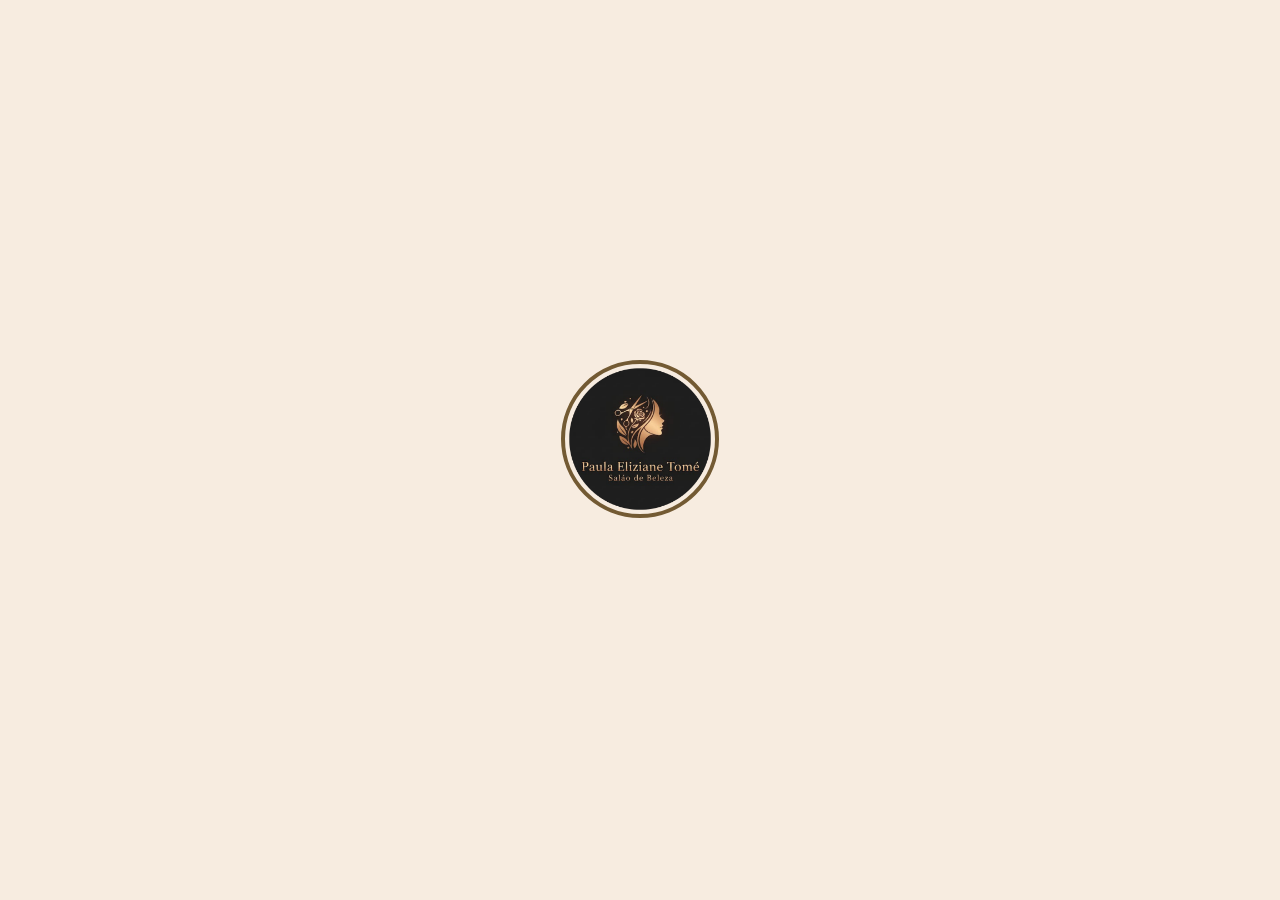
<file: index.html>
<!DOCTYPE html>
<html lang="pt-BR">
  <head>
    <meta charset="UTF-8" />
    <meta name="viewport" content="width=device-width, initial-scale=1.0" />
    <meta name="author" content="Rapôso Web Dev - https://portfolioraposoofc.vercel.app/" />
    <meta name="description" content="Paula Eliziane Tomé - Salão de Beleza - Agendamento, Serviços e Contato." />
    <title>Paula Eliziane Tomé - Salão de Beleza</title>
    <link rel="stylesheet" href="./assets/css/style.css" />
    <link rel="stylesheet" href="https://cdnjs.cloudflare.com/ajax/libs/font-awesome/6.4.0/css/all.min.css" />
    <link rel="icon" href="../icon/logocircular.ico" type="image/x-icon">
    <link rel="preconnect" href="https://fonts.googleapis.com" />
    <link rel="preconnect" href="https://fonts.gstatic.com" crossorigin />
    <link href="https://fonts.googleapis.com/css2?family=Poppins:wght@400;500;700&family=Ruda:wght@400;700&family=Shadow+Script&display=swap" rel="stylesheet" />
  </head>
  <body>
    
    <div id="splash-screen">
        <div id="splash-logo">
          <img src="./assets/imgs/logocircular.png" alt="Paula Eliziane Tomé Salão de Beleza Logo" id="logo-principal" />
        </div>
    </div>

    <main class="main-content">
      <header id="site-header">
        <img src="./assets/imgs/logocircular.png" alt="Paula Eliziane Tomé Salão de Beleza Logo" id="logo-principal" />
        <p class="greeting">Bem-vinda ao nosso espaço!</p>
        <a href="./assets/html/agendamento.html" class="cta-button">
          <i class="fa-solid fa-calendar-check"></i> Agende seu Horário
        </a>
      </header>

      <section id="navigation-grid">
        <a href="./assets/html/servicos.html" class="nav-card">
          <div class="card-icon">
            <i class="fa-solid fa-cut"></i>
          </div>
          <span class="card-label">Serviços</span>
        </a>

        <a href="./assets/html/produtos.html" class="nav-card">
          <div class="card-icon">
            <i class="fa-solid fa-box-open"></i>
          </div>
          <span class="card-label">Produtos</span>
        </a>

        <a href="./assets/html/contato.html" class="nav-card">
          <div class="card-icon">
            <i class="fa-solid fa-phone-alt"></i>
          </div>
          <span class="card-label">Contato</span>
        </a>

        <a href="./assets/html/dicas.html" class="nav-card">
          <div class="card-icon">
            <i class="fa-solid fa-lightbulb"></i>
          </div>
          <span class="card-label">Dicas</span>
        </a>

        <a href="./assets/html/depoimentos.html" class="nav-card">
          <div class="card-icon">
            <i class="fa-solid fa-star"></i>
          </div>
          <span class="card-label">Depoimentos</span>
        </a>
      </section>
      
      <footer>
        <small>© 2025 - <a href="https://portfolioraposoofc.vercel.app" style="text-decoration: none; color: #735A33">Rapôso Web Dev</a> | Todos os direitos reservados.</small>
      </footer>
    </main>

    <script>
        document.addEventListener('DOMContentLoaded', () => {
            const splashScreen = document.getElementById('splash-screen');
            const mainContent = document.querySelector('.main-content');
            
            const splashDuration = 2500; 

            setTimeout(() => {
                splashScreen.classList.add('fade-out');

                splashScreen.addEventListener('transitionend', () => {
                    splashScreen.style.display = 'none';
                    mainContent.classList.add('loaded');
                }, { once: true });
                
                setTimeout(() => {
                    mainContent.classList.add('loaded');
                }, 550);
            }, splashDuration);
        });
    </script>
  </body>
</html>
</file>
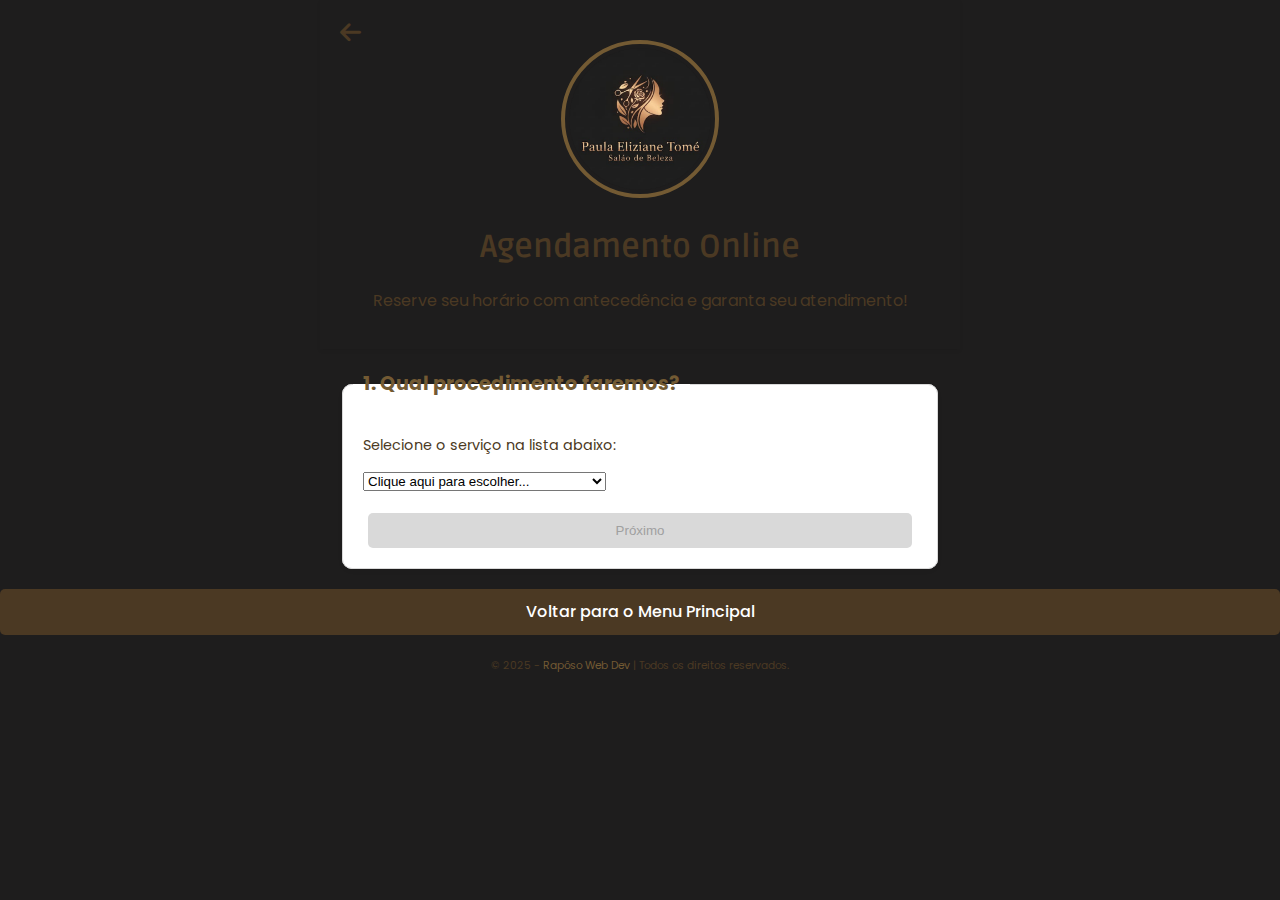
<file: assets/html/agendamento.html>
<!DOCTYPE html>
<html lang="pt-BR">
  <head>
    <meta charset="UTF-8" />
    <meta name="viewport" content="width=device-width, initial-scale=1.0" />
    <meta name="author" content="Rapôso Web Dev - https://portfolioraposoofc.vercel.app/" />
    <meta name="description" content="Agendamento online fácil e rápido para o Salão Paula Eliziane Tomé." />
    <title>Agendamento | Paula Eliziane Tomé</title>
    <link rel="stylesheet" href="../css/style.css" /> 
    <link rel="stylesheet" href="https://cdnjs.cloudflare.com/ajax/libs/font-awesome/6.4.0/css/all.min.css" />
    <link rel="icon" href="../icon/logocircular.ico" type="image/x-icon">
    <link rel="preconnect" href="https://fonts.googleapis.com" />
    <link rel="preconnect" href="https://fonts.gstatic.com" crossorigin />
    <link href="https://fonts.googleapis.com/css2?family=Poppins:wght@400;500;700&family=Ruda:wght@400;700&family=Shadow+Script&display=swap" rel="stylesheet" />
  </head>
  <body>
    <header id="site-header">
      <a href="../../index.html" class="back-link" aria-label="Voltar para o Menu Principal">
        <i class="fa-solid fa-arrow-left"></i>
      </a>
      <img src="../imgs/logocircular.png" alt="Paula Eliziane Tomé Salão Feminino Logo" id="logo-principal" />
      <h1>Agendamento Online</h1>
      <p>Reserve seu horário com antecedência e garanta seu atendimento!</p>
    </header>

    <main id="booking-main">
      <form id="booking-form" onsubmit="submitBooking(event)">

        <fieldset id="step-1" class="booking-step active">
          <legend>1. Qual procedimento faremos?</legend>
          
          <p style="margin-bottom: 10px; font-size: 0.9em;">Selecione o serviço na lista abaixo:</p>
          
          <select id="service-select" class="booking-dropdown" onchange="updateServiceFromSelect(this)" required>
            <option value="" disabled selected>Clique aqui para escolher...</option>
            
            <optgroup label="💅 Manicure e Pedicure">
              <option value="pe-mao">Pé e Mão Completo (R$ 45,00)</option>
              <option value="somente-maos">Somente Mãos (R$ 25,00)</option>
              <option value="somente-pes">Somente Pés (R$ 30,00)</option>
            </optgroup>

            <optgroup label="💇‍♀️ Cabelos - Corte e Escova">
              <option value="corte-escova">Corte + Escova (R$ 85,00)</option>
              <option value="escova">Escova Simples (R$ 40,00)</option>
              <option value="progressiva">Escova Progressiva (R$ 180,00)</option>
            </optgroup>

            <optgroup label="💆‍♀️ Cabelos - Tratamentos">
              <option value="coloracao">Coloração (R$ 50,00)</option>
              <option value="reconstrucao">Reconstrução Capilar (R$ 60,00)</option>
              <option value="nutricao">Nutrição (R$ 55,00)</option>
              <option value="hidratacao">Hidratação (R$ 50,00)</option>
              <option value="cronograma">Cronograma Capilar (R$ 150,00)</option>
            </optgroup>

            <optgroup label="✨ Face e Sobrancelha">
              <option value="design">Design de Sobrancelha (R$ 25,00)</option>
              <option value="buco">Buço com cera (R$ 15,00)</option>
            </optgroup>

            <optgroup label="💄 Maquiagem">
              <option value="maquiagem-simples">Maquiagem Simples (R$ 65,00)</option>
              <option value="penteado">Penteado (R$ 75,00)</option>
              <option value="maquiagem">Maquiagem Completa (Consultar)</option>
            </optgroup>
          </select>

          <div class="step-navigation">
            <button type="button" onclick="nextStep(2)" disabled id="next-step-1">Próximo</button>
          </div>
        </fieldset>

        <fieldset id="step-2" class="booking-step">
          <legend>2. Escolha a Data e Horário</legend>
          
          <label for="booking-date">Data Preferida:</label>
          <input type="date" id="booking-date" onchange="fetchAvailableTimes()" required />
          
          <p id="time-loading" class="loading-message" style="display: none;">
            <i class="fa-solid fa-spinner fa-spin"></i> Buscando horários...
          </p>
          
          <div id="available-times">
            <p class="placeholder-text">Selecione uma data acima para ver os horários.</p>
          </div>
          
          <div class="step-navigation">
            <button type="button" onclick="prevStep(1)">Anterior</button>
            <button type="button" onclick="nextStep(3)" disabled id="next-step-2">Próximo</button>
          </div>
        </fieldset>

        <fieldset id="step-3" class="booking-step">
          <legend>3. Seus Dados</legend>
          
          <section class="summary" style="padding: 15px; background-color: #f9f9f9; border-radius: 8px; margin-bottom: 20px;">
            <h3 style="margin-top:0; font-size:1em;">Resumo:</h3>
            <p style="margin:5px 0">Serviço: <strong id="summary-service">...</strong></p>
            <p style="margin:5px 0">Data: <strong id="summary-date">...</strong></p>
            <p style="margin:5px 0">Horário: <strong id="summary-time">...</strong></p>
          </section>
          
          <label for="client-name">Seu Nome:</label>
          <input type="text" id="client-name" placeholder="Digite seu nome completo" required />
          
          <label for="client-whatsapp">WhatsApp (Opcional):</label>
          <input type="tel" id="client-whatsapp" placeholder="(XX) XXXXX-XXXX" />
          
          <div class="step-navigation">
            <button type="button" onclick="prevStep(2)">Anterior</button>
            <button type="submit" disabled id="submit-booking">
              Agendar no WhatsApp
            </button>
          </div>
        </fieldset>

        <section id="confirmation-message" class="booking-step success-view" style="display: none;">
          <h2><i class="fa-solid fa-check-circle"></i> Tudo Certo!</h2>
          <p>Seu pré-agendamento foi gerado.</p>
          <p>Estamos te redirecionando para o WhatsApp para confirmar com a Paula...</p>
          <a href="#" onclick="resetBooking()" class="new-booking-btn" style="display:block; margin-top:20px; color: var(--primary-color);">Fazer outro agendamento</a>
        </section>
        
      </form>
    </main>

    <a href="../../index.html" class="menu-btn">Voltar para o Menu Principal</a>
    
    <footer>
      <small>© 2025 - <a href="https://portfolioraposoofc.vercel.app" style="text-decoration: none; color: #735A33">Rapôso Web Dev</a> | Todos os direitos reservados.</small>
    </footer>

    <script src="../js/script.js"></script>
    <script>
      // Define a data mínima para agendamento (A partir de amanhã)
      document.addEventListener('DOMContentLoaded', () => {
          const today = new Date();
          today.setDate(today.getDate() + 1); 
          const tomorrow = today.toISOString().split('T')[0];
          const dateInput = document.getElementById('booking-date');
          if (dateInput) {
              dateInput.setAttribute('min', tomorrow);
          }
      });
    </script>
  </body>
</html>
</file>
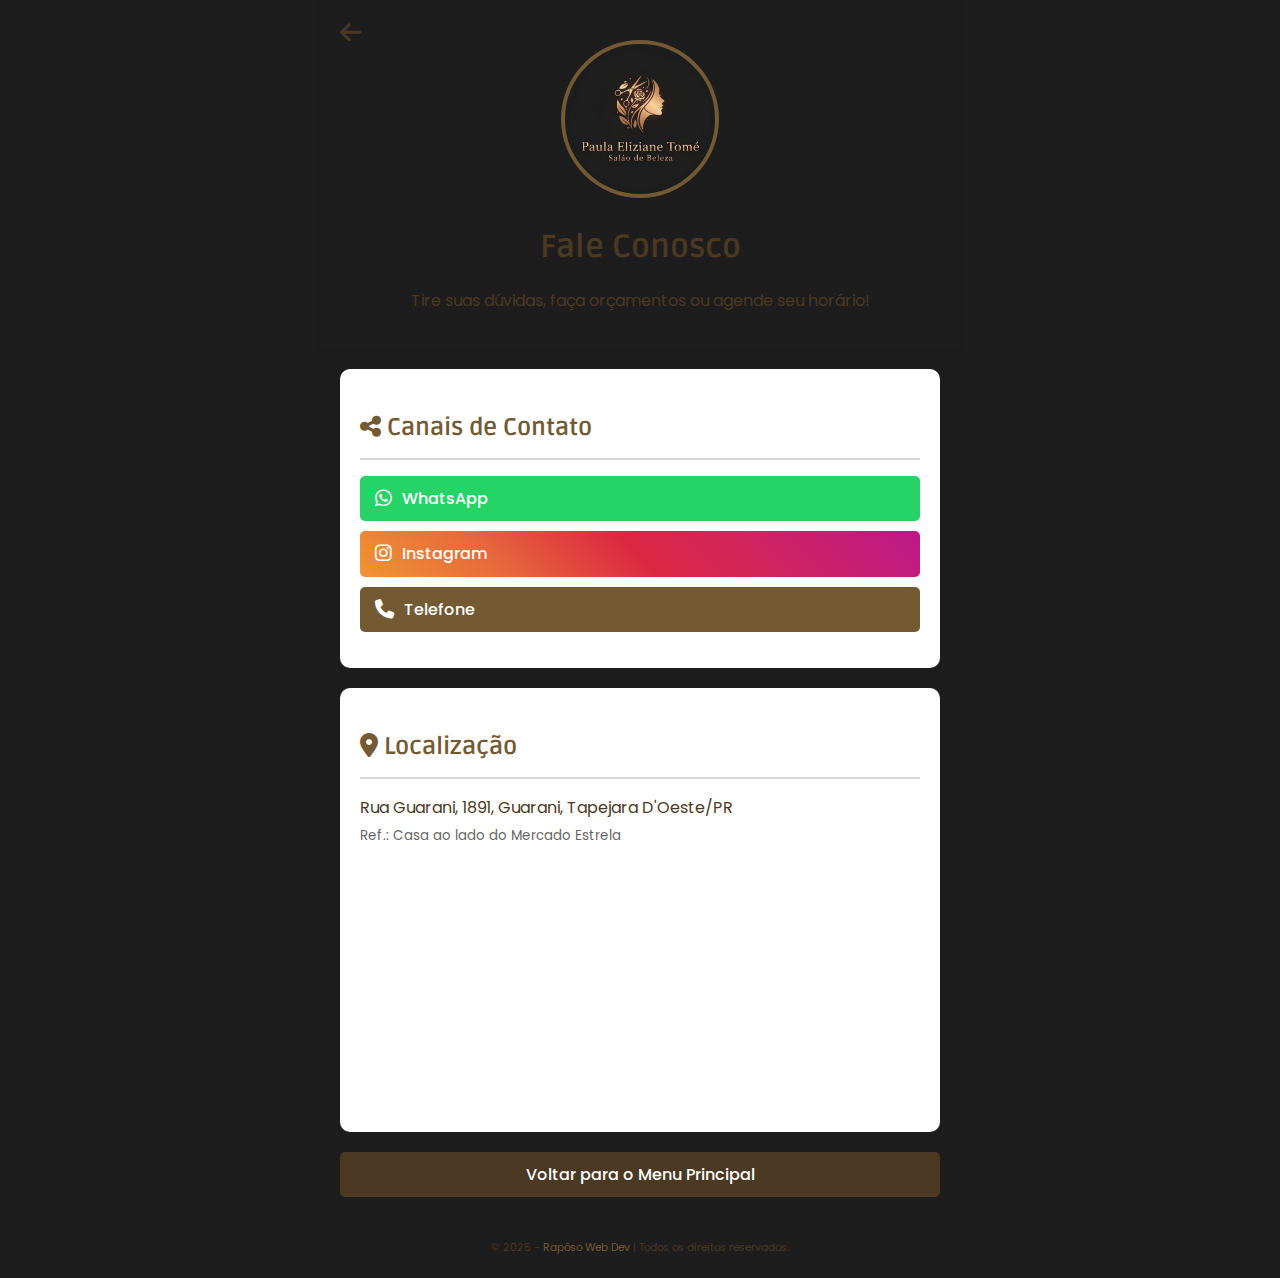
<file: assets/html/contato.html>
<!DOCTYPE html>
<html lang="pt-BR">
  <head>
    <meta charset="UTF-8" />
    <meta name="viewport" content="width=device-width, initial-scale=1.0" />
    <title>Contato e Localização | Paula Eliziane Tomé</title>
    <link rel="stylesheet" href="../css/style.css" />
    <link rel="stylesheet" href="https://cdnjs.cloudflare.com/ajax/libs/font-awesome/6.4.0/css/all.min.css" />
    <link rel="icon" href="../icon/logocircular.ico" type="image/x-icon" />
    <link rel="preconnect" href="https://fonts.googleapis.com" />
    <link rel="preconnect" href="https://fonts.gstatic.com" crossorigin />
    <link href="https://fonts.googleapis.com/css2?family=Poppins:wght@400;500;700&family=Ruda:wght@400;700&display=swap" rel="stylesheet" />
  </head>
  <body>
    <header id="site-header">
      <a href="../../index.html" class="back-link" aria-label="Voltar para o Menu Principal">
        <i class="fa-solid fa-arrow-left"></i>
      </a>
      <img src="../imgs/logocircular.png" alt="Paula Eliziane Tomé Salão Feminino Logo" id="logo-principal" />
      <h1>Fale Conosco</h1>
      <p>Tire suas dúvidas, faça orçamentos ou agende seu horário!</p>
    </header>

    <main id="contact-main">
      <section id="contact-options" class="contact-section">
        <h2><i class="fa-solid fa-share-alt"></i> Canais de Contato</h2>
        <ul class="social-list">
          <li>
            <a href="https://api.whatsapp.com/send?phone=5546999813037&text=Ol%C3%A1%20Paula%20Eliziane%20Tom%C3%A9%2C%20gostaria%20de%20tirar%20uma%20d%C3%BAvida!" target="_blank" class="social-icon-btn whatsapp">
              <i class="fa-brands fa-whatsapp"></i> <span>WhatsApp</span>
            </a>
          </li>
          <li>
            <a href="https://www.instagram.com/eliziane.paulatome/" target="_blank" class="social-icon-btn instagram">
              <i class="fa-brands fa-instagram"></i> <span>Instagram</span>
            </a>
          </li>
          <li>
            <a href="tel:+5582988334997" class="social-icon-btn phone">
              <i class="fa-solid fa-phone"></i> <span>Telefone</span>
            </a>
          </li>
        </ul>
      </section>

      <section id="location" class="contact-section">
        <h2><i class="fa-solid fa-map-marker-alt"></i> Localização</h2>
        <p class="address">
          Rua Guarani, 1891, Guarani, Tapejara D'Oeste/PR<br />
          <small>Ref.: Casa ao lado do Mercado Estrela</small>
        </p>

        <div class="map-container">
          <iframe
            src="https://www.google.com/maps/embed?pb=!1m18!1m12!1m3!1d3602.547847382626!2d-52.81944092378595!3d-25.457909377560954!2m3!1f0!2f0!3f0!3m2!1i1024!2i768!4f13.1!3m3!1m2!1s0x94f01b3c5b421cc7%3A0xcbd73bb8ea8bc1d0!2sR.%20Guarani%2C%201891%20-%20Itapejara%20d&#39;Oeste%2C%20PR%2C%2085580-000!5e0!3m2!1spt-BR!2sbr!4v1234567890123!5m2!1spt-BR!2sbr"
            width="100%"
            style="border: 0; height: 100%;"
            allowfullscreen=""
            loading="lazy"
            referrerpolicy="no-referrer-when-downgrade"
          ></iframe>
        </div>
      </section>

      <a href="../../index.html" class="menu-btn">Voltar para o Menu Principal</a>
    </main>

    <footer>
      <small>© 2025 - <a href="https://portfolioraposoofc.vercel.app" style="text-decoration: none; color: #735a33">Rapôso Web Dev</a> | Todos os direitos reservados.</small>
    </footer>
  </body>
</html>
</file>
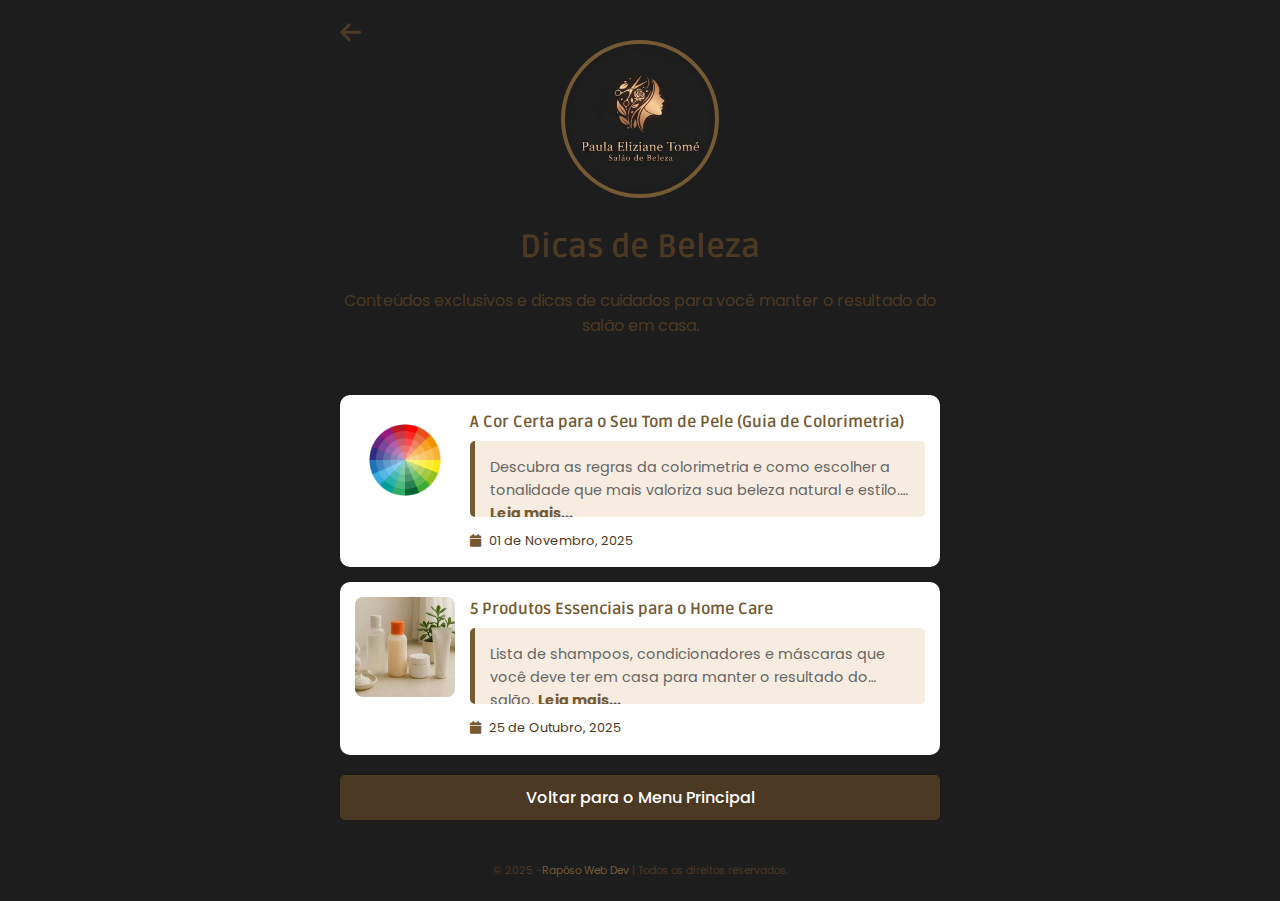
<file: assets/html/dicas.html>
<!DOCTYPE html>
<html lang="pt-BR">
  <head>
    <meta charset="UTF-8" />
    <meta name="viewport" content="width=device-width, initial-scale=1.0" />
    <title>Dicas de Beleza e Cabelo | Paula Eliziane Tomé</title>
    <link rel="stylesheet" href="../css/style.css" /> 
    <link rel="stylesheet" href="https://cdnjs.cloudflare.com/ajax/libs/font-awesome/6.4.0/css/all.min.css" />
    <link rel="icon" href="../icon/logocircular.ico" type="image/x-icon">
    <link rel="preconnect" href="https://fonts.googleapis.com" />
    <link rel="preconnect" href="https://fonts.gstatic.com" crossorigin />
    <link href="https://fonts.googleapis.com/css2?family=Poppins:wght@400;500;700&family=Ruda:wght@400;700&family=Shadow+Script&display=swap" rel="stylesheet" />
  </head>
  <body>
    
    <header id="site-header">
      <a href="../../index.html" class="back-link" aria-label="Voltar para o Menu Principal">
        <i class="fa-solid fa-arrow-left"></i>
      </a>
      <img src="../imgs/logocircular.png" alt="Paula Eliziane Tomé Salão Feminino Logo" id="logo-principal" />
      <h1>Dicas de Beleza</h1>
      <p>Conteúdos exclusivos e dicas de cuidados para você manter o resultado do salão em casa.</p>
    </header>

    <main id="tips-main">
      <section id="tip-grid">
        <article class="tip-post featured-review">
          <img src="../../assets/imgs/colorimetria.webp" alt="Paleta de Cores" class="post-thumb" />
          <div class="post-content">
            <h3>A Cor Certa para o Seu Tom de Pele (Guia de Colorimetria)</h3>
            <p class="summary">Descubra as regras da colorimetria e como escolher a tonalidade que mais valoriza sua beleza natural e estilo.
              <span class="read-more">Leia mais...</span>
            </p>
            <span class="post-meta"><i class="fa-solid fa-calendar"></i> 01 de Novembro, 2025</span>
          </div>
        </article>
        
        <article class="tip-post .featured-review">
          <img src="../../assets/imgs/homecare.jpg" alt="Produtos de Beleza" class="post-thumb" />
          <div class="post-content">
            <h3>5 Produtos Essenciais para o Home Care</h3>
            <p class="summary">Lista de shampoos, condicionadores e máscaras que você deve ter em casa para manter o resultado do salão.
              <span class="read-more">Leia mais...</span>
            </p>
            <span class="post-meta"><i class="fa-solid fa-calendar"></i> 25 de Outubro, 2025</span>
          </div>
        </article>
        
      </section>
      
      <a href="../../index.html" class="menu-btn">Voltar para o Menu Principal</a>
      
    </main>

    <footer>
      <small>© 2025 -<a href="https://portfolioraposoofc.vercel.app" style="text-decoration: none; color: #735A33">Rapôso Web Dev</a> | Todos os direitos reservados.</small>
    </footer>

  </body>
</html>
</file>
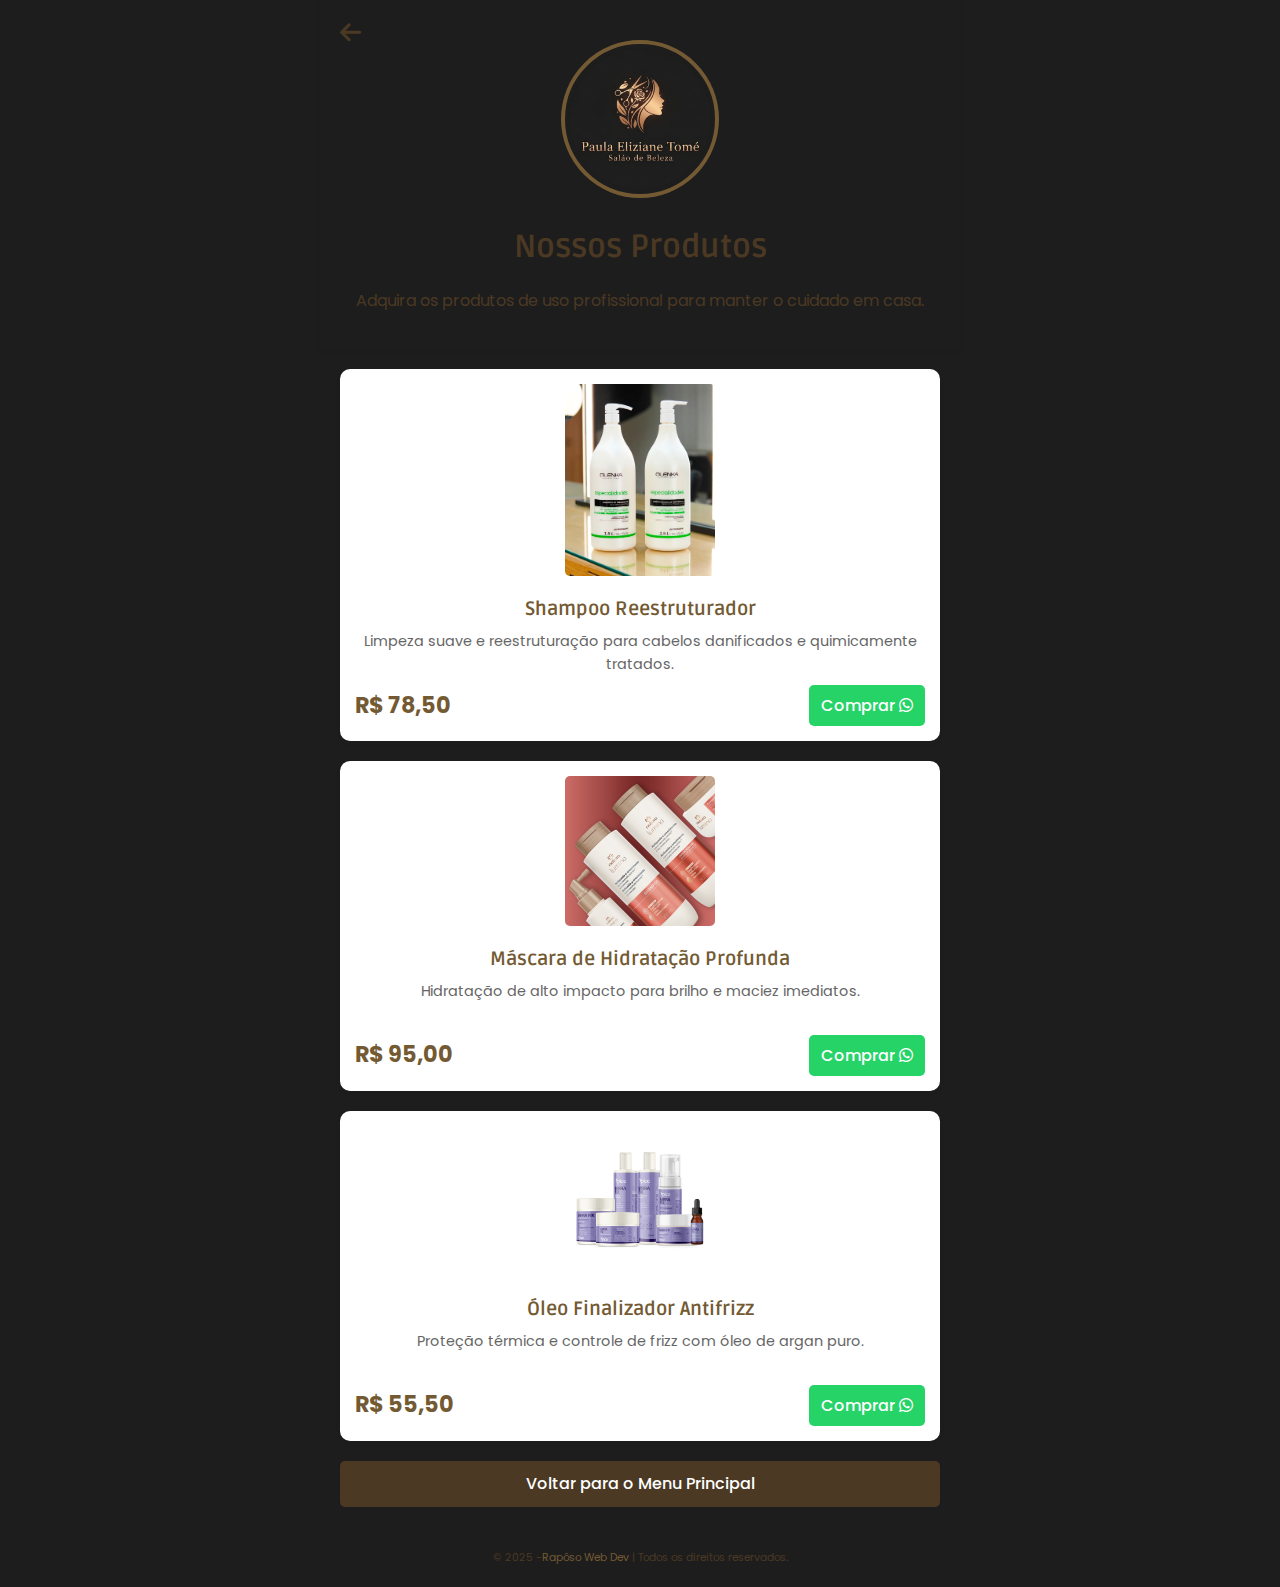
<file: assets/html/produtos.html>
<!DOCTYPE html>
<html lang="pt-BR">
  <head>
    <meta charset="UTF-8" />
    <meta name="viewport" content="width=device-width, initial-scale=1.0" />
    <title>Catálogo de Produtos | Paula Eliziane Tomé</title>
    <link rel="stylesheet" href="../css/style.css" /> 
    <link rel="stylesheet" href="https://cdnjs.cloudflare.com/ajax/libs/font-awesome/6.4.0/css/all.min.css" />
    <link rel="icon" href="../icon/logocircular.ico" type="image/x-icon">
    <link rel="preconnect" href="https://fonts.googleapis.com" />
    <link rel="preconnect" href="https://fonts.gstatic.com" crossorigin />
    <link href="https://fonts.googleapis.com/css2?family=Poppins:wght@400;500;700&family=Ruda:wght@400;700&family=Shadow+Script&display=swap" rel="stylesheet" />
  </head>
  <body>
    
    <header id="site-header">
      <a href="../../index.html" class="back-link" aria-label="Voltar para o Menu Principal">
        <i class="fa-solid fa-arrow-left"></i>
      </a>
      <img src="../imgs/logocircular.png" alt="Paula Eliziane Tomé Salão Feminino Logo" id="logo-principal" /> 
      <h1>Nossos Produtos</h1>
      <p>Adquira os produtos de uso profissional para manter o cuidado em casa.</p>
    </header>

    <main id="products-main">
      <section id="product-grid">

        <article class="product-card featured-review">
          <img src="../../assets/imgs/produtos/shampoo.webp" alt="Shampoo Reestruturador" class="product-img" />
          <h3>Shampoo Reestruturador</h3>
          <p class="product-description">Limpeza suave e reestruturação para cabelos danificados e quimicamente tratados.</p>
          <div class="product-footer">
            <span class="price">R$ 78,50</span>
            <a href="https://api.whatsapp.com/send?phone=5546999813037&text=Quero%20comprar%20o%20Shampoo%20Reestruturador!" target="_blank" class="buy-btn">
                Comprar <i class="fa-brands fa-whatsapp"></i>
            </a>
          </div>
        </article>

        <article class="product-card featured-review">
          <img src="../../assets/imgs/produtos/mascara.jpg" alt="Máscara de Hidratação Profunda" class="product-img" />
          <h3>Máscara de Hidratação Profunda</h3>
          <p class="product-description">Hidratação de alto impacto para brilho e maciez imediatos.</p>
          <div class="product-footer">
            <span class="price">R$ 95,00</span>
            <a href="https://api.whatsapp.com/send?phone=5546999813037&text=Quero%20comprar%20a%20Máscara%20de%20Hidratação%20Profunda!" target="_blank" class="buy-btn">
                Comprar <i class="fa-brands fa-whatsapp"></i>
            </a>
          </div>
        </article>
        
        <article class="product-card featured-review">
          <img src="../../assets/imgs/produtos/oleo.webp" alt="Óleo Finalizador" class="product-img" />
          <h3>Óleo Finalizador Antifrizz</h3>
          <p class="product-description">Proteção térmica e controle de frizz com óleo de argan puro.</p>
          <div class="product-footer">
            <span class="price">R$ 55,50</span>
            <a href="https://api.whatsapp.com/send?phone=5546999813037&text=Quero%20comprar%20o%20Óleo%20Finalizador%20Antifrizz!" target="_blank" class="buy-btn">
                Comprar <i class="fa-brands fa-whatsapp"></i>
            </a>
          </div>
        </article>

      </section>
      
      <a href="../../index.html" class="menu-btn">Voltar para o Menu Principal</a>

    </main>

    <footer>
      <small>© 2025 -<a href="https://portfolioraposoofc.vercel.app" style="text-decoration: none; color: #735A33">Rapôso Web Dev</a> | Todos os direitos reservados.</small>
    </footer>

  </body>
</html>
</file>
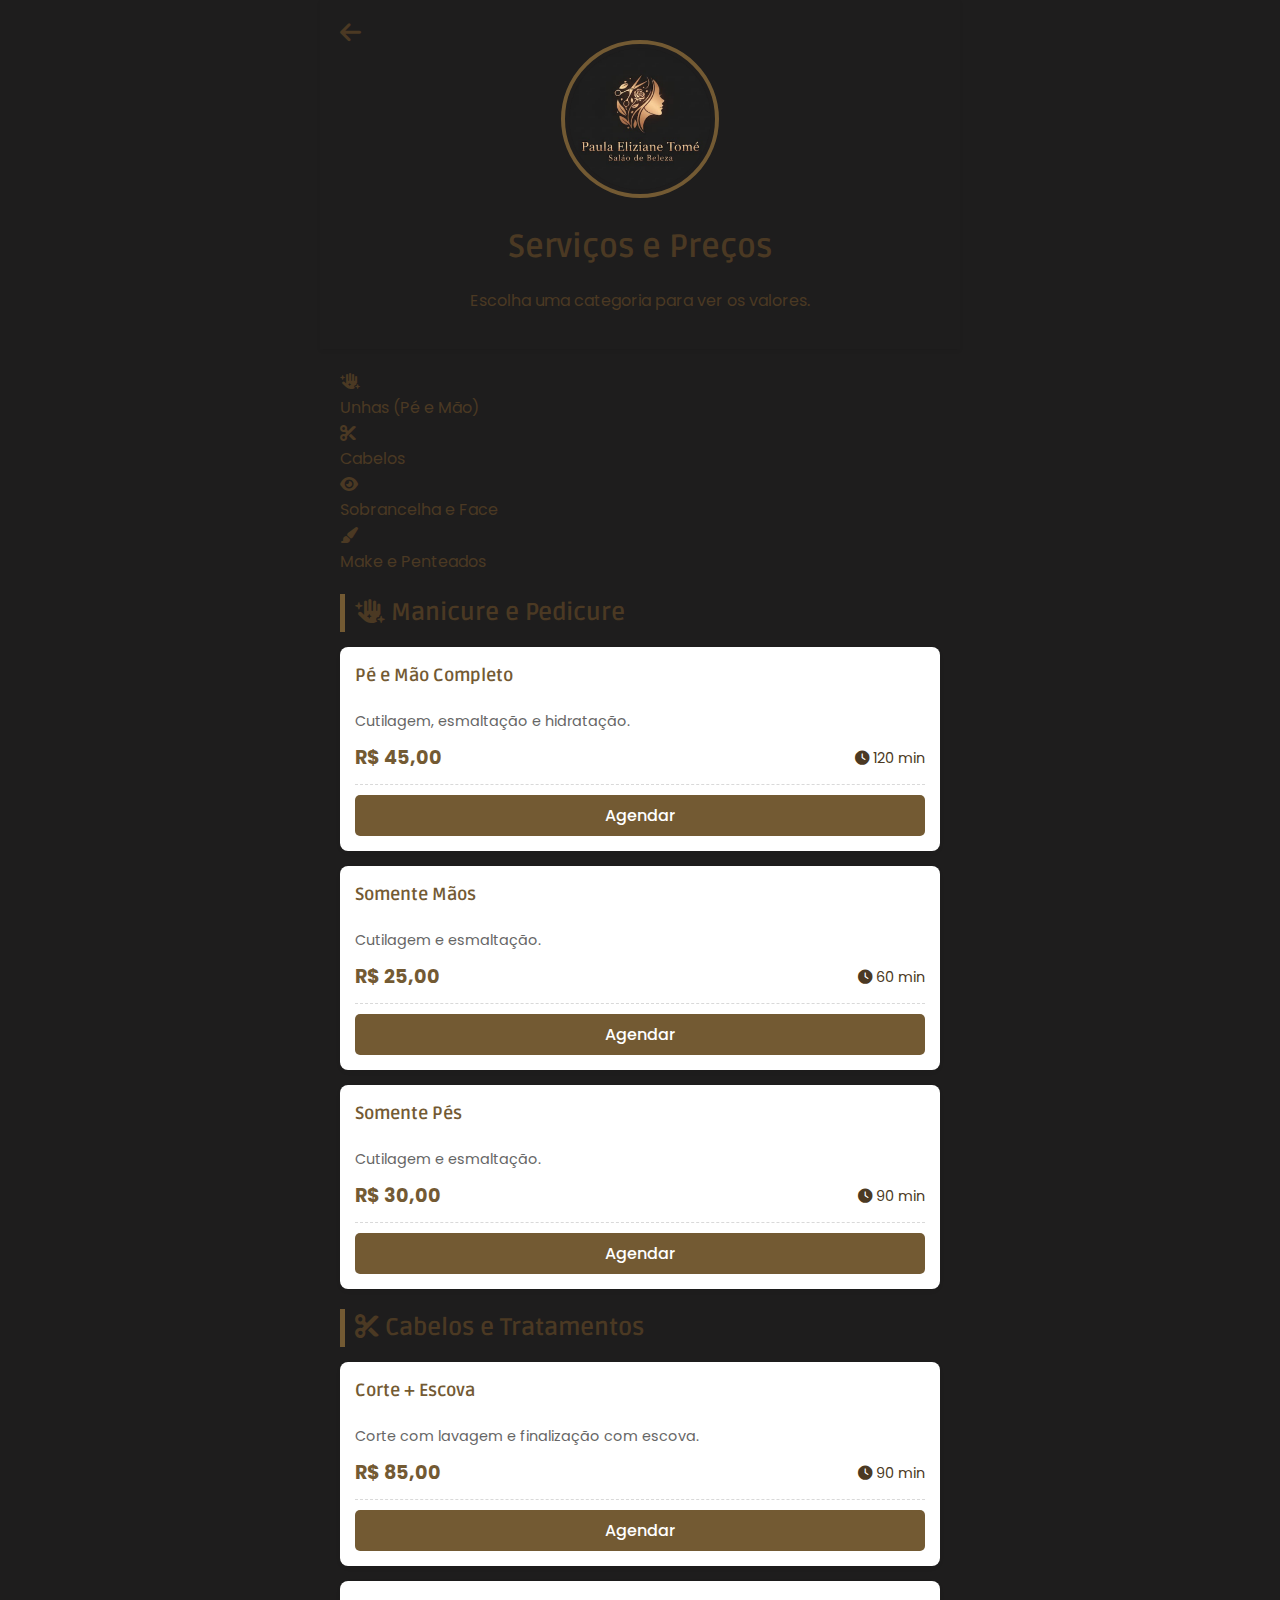
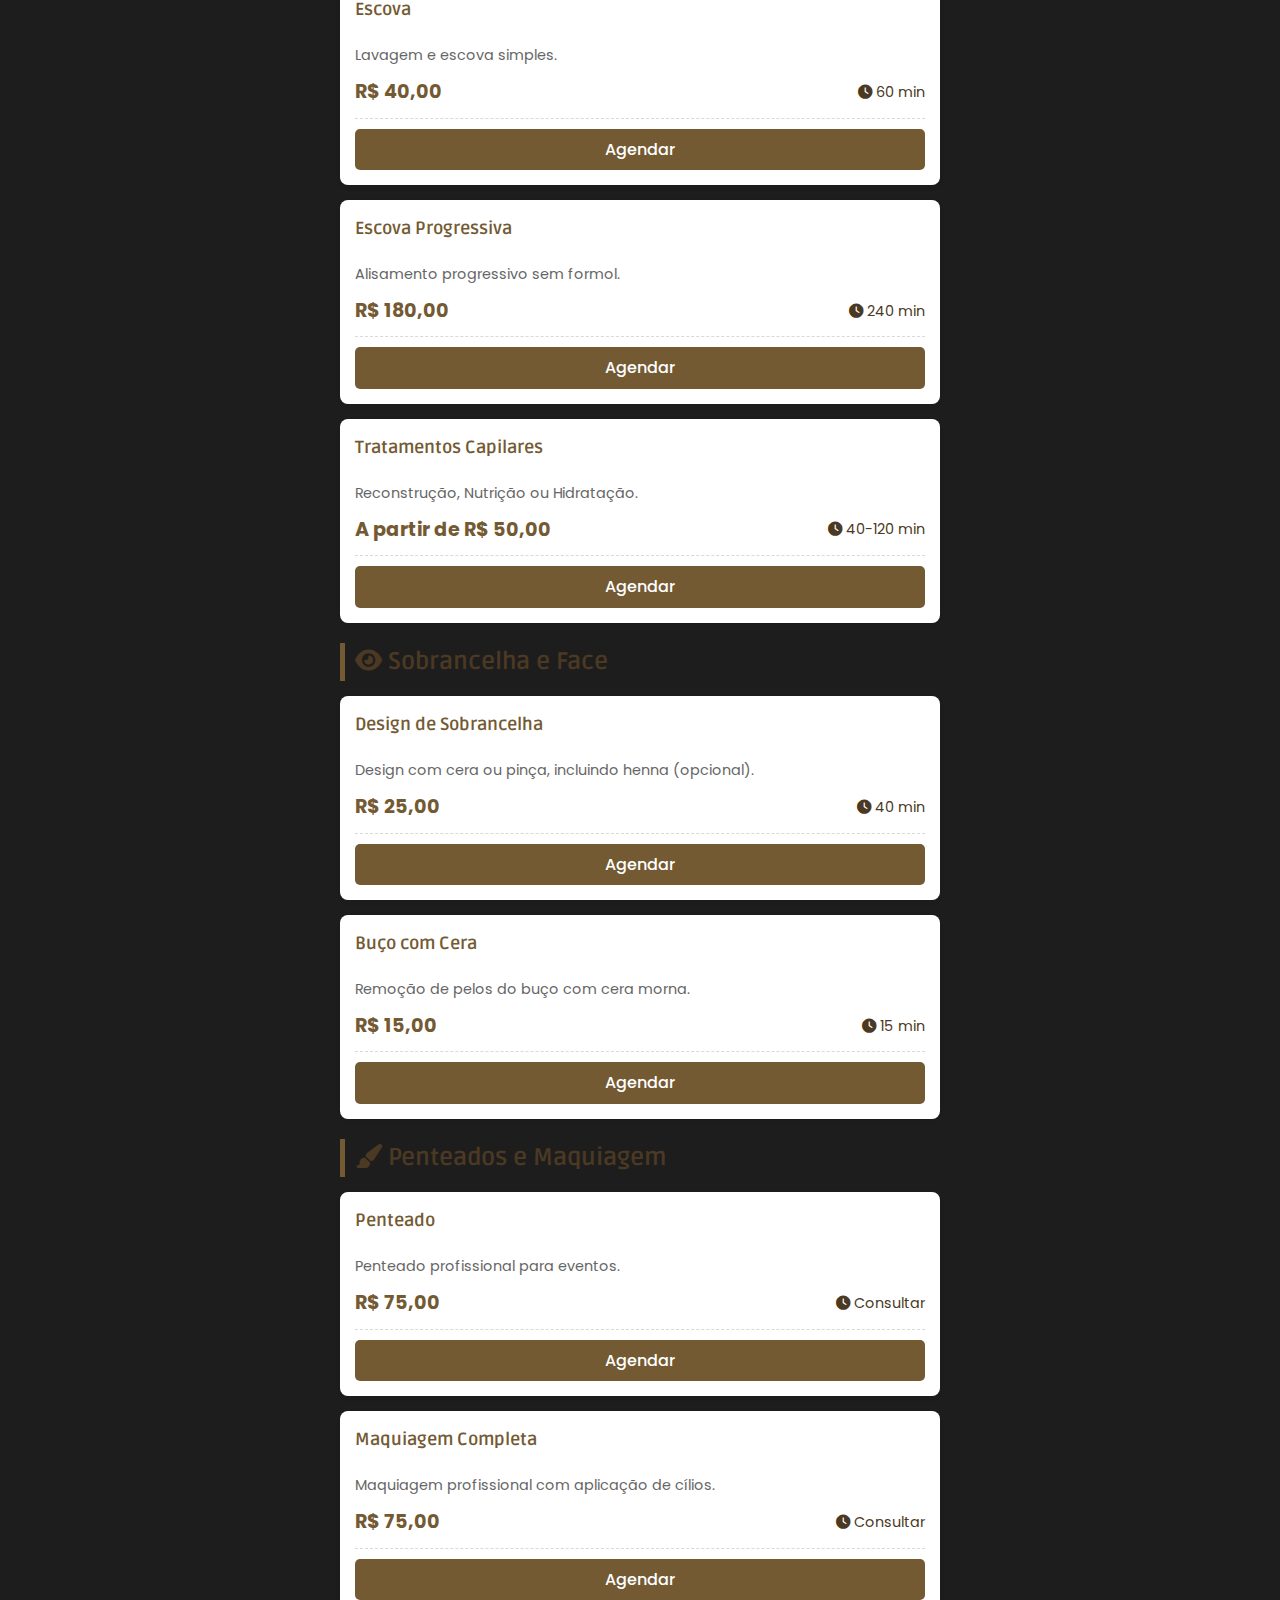
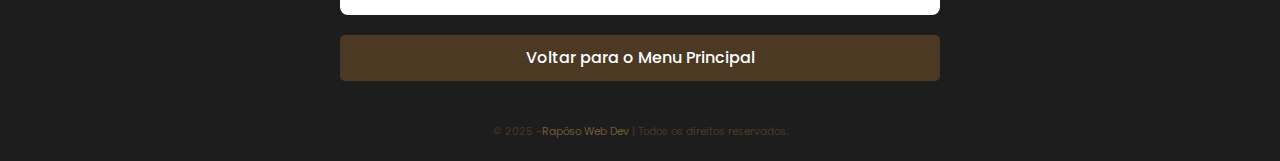
<file: assets/html/servicos.html>
<!DOCTYPE html>
<html lang="pt-BR">
  <head>
    <meta charset="UTF-8" />
    <meta name="viewport" content="width=device-width, initial-scale=1.0" />
    <title>Serviços e Preços | Paula Eliziane Tomé</title>
    <link rel="stylesheet" href="../css/style.css" />
    <link rel="stylesheet" href="https://cdnjs.cloudflare.com/ajax/libs/font-awesome/6.4.0/css/all.min.css" />
    <link rel="icon" href="../icon/logocircular.ico" type="image/x-icon">
    <link rel="preconnect" href="https://fonts.googleapis.com" />
    <link rel="preconnect" href="https://fonts.gstatic.com" crossorigin />
    <link href="https://fonts.googleapis.com/css2?family=Poppins:wght@400;500;700&family=Ruda:wght@400;700&family=Shadow+Script&display=swap" rel="stylesheet" />
  </head>
  <body>
    <header id="site-header">
      <a href="../../index.html" class="back-link" aria-label="Voltar para a página inicial">
        <i class="fa-solid fa-arrow-left"></i>
      </a>
      <img src="../imgs/logocircular.png" alt="Paula Eliziane Tomé Salão Feminino Logo" id="logo-principal" /> 
      <h1>Serviços e Preços</h1>
      <p id="header-subtitle">Escolha uma categoria para ver os valores.</p>
    </header>

    <main id="services-main">
      
      <section id="categories-menu" class="navigation-grid">
        
        <div class="nav-card" onclick="showCategory('manicure-services')">
          <div class="card-icon"><i class="fa-solid fa-hand-sparkles"></i></div>
          <span class="card-label">Unhas (Pé e Mão)</span>
        </div>

        <div class="nav-card" onclick="showCategory('hair-services')">
          <div class="card-icon"><i class="fa-solid fa-cut"></i></div>
          <span class="card-label">Cabelos</span>
        </div>

        <div class="nav-card" onclick="showCategory('face-services')">
          <div class="card-icon"><i class="fa-solid fa-eye"></i></div>
          <span class="card-label">Sobrancelha e Face</span>
        </div>

        <div class="nav-card" onclick="showCategory('makeup-services')">
          <div class="card-icon"><i class="fa-solid fa-paint-brush"></i></div>
          <span class="card-label">Make e Penteados</span>
        </div>

      </section>

      <div id="services-display">
        
        <button id="back-to-categories" class="back-btn-internal" onclick="showMenu()" style="display: none;">
          <i class="fa-solid fa-chevron-left"></i> Voltar para Categorias
        </button>

        <section id="manicure-services" class="service-category hidden">
          <h2><i class="fa-solid fa-hand-sparkles"></i> Manicure e Pedicure</h2>
          
          <article class="service-item featured-review">
            <h3>Pé e Mão Completo</h3>
            <p class="description">Cutilagem, esmaltação e hidratação.</p>
            <div class="details">
              <span class="price">R$ 45,00</span>
              <span class="duration"><i class="fa-solid fa-clock"></i> 120 min</span>
            </div>
            <a href="./agendamento.html" class="schedule-btn">Agendar</a>
          </article>

          <article class="service-item featured-review">
            <h3>Somente Mãos</h3>
            <p class="description">Cutilagem e esmaltação.</p>
            <div class="details">
              <span class="price">R$ 25,00</span>
              <span class="duration"><i class="fa-solid fa-clock"></i> 60 min</span>
            </div>
            <a href="./agendamento.html" class="schedule-btn">Agendar</a>
          </article>

          <article class="service-item featured-review">
            <h3>Somente Pés</h3>
            <p class="description">Cutilagem e esmaltação.</p>
            <div class="details">
              <span class="price">R$ 30,00</span>
              <span class="duration"><i class="fa-solid fa-clock"></i> 90 min</span>
            </div>
            <a href="./agendamento.html" class="schedule-btn">Agendar</a>
          </article>
        </section>

        <section id="hair-services" class="service-category hidden">
          <h2><i class="fa-solid fa-cut"></i> Cabelos e Tratamentos</h2>
          
          <article class="service-item featured-review">
            <h3>Corte + Escova</h3>
            <p class="description">Corte com lavagem e finalização com escova.</p>
            <div class="details">
              <span class="price">R$ 85,00</span>
              <span class="duration"><i class="fa-solid fa-clock"></i> 90 min</span>
            </div>
            <a href="./agendamento.html" class="schedule-btn">Agendar</a>
          </article>

          <article class="service-item featured-review">
            <h3>Escova</h3>
            <p class="description">Lavagem e escova simples.</p>
            <div class="details">
              <span class="price">R$ 40,00</span>
              <span class="duration"><i class="fa-solid fa-clock"></i> 60 min</span>
            </div>
            <a href="./agendamento.html" class="schedule-btn">Agendar</a>
          </article>

          <article class="service-item featured-review">
            <h3>Escova Progressiva</h3>
            <p class="description">Alisamento progressivo sem formol.</p>
            <div class="details">
              <span class="price">R$ 180,00</span>
              <span class="duration"><i class="fa-solid fa-clock"></i> 240 min</span>
            </div>
            <a href="./agendamento.html" class="schedule-btn">Agendar</a>
          </article>

          <article class="service-item featured-review">
            <h3>Tratamentos Capilares</h3>
            <p class="description">Reconstrução, Nutrição ou Hidratação.</p>
            <div class="details">
              <span class="price">A partir de R$ 50,00</span>
              <span class="duration"><i class="fa-solid fa-clock"></i> 40-120 min</span>
            </div>
            <a href="./agendamento.html" class="schedule-btn">Agendar</a>
          </article>
        </section>

        <section id="face-services" class="service-category hidden">
          <h2><i class="fa-solid fa-eye"></i> Sobrancelha e Face</h2>
          
          <article class="service-item featured-review">
            <h3>Design de Sobrancelha</h3>
            <p class="description">Design com cera ou pinça, incluindo henna (opcional).</p>
            <div class="details">
              <span class="price">R$ 25,00</span>
              <span class="duration"><i class="fa-solid fa-clock"></i> 40 min</span>
            </div>
            <a href="./agendamento.html" class="schedule-btn">Agendar</a>
          </article>
          
          <article class="service-item featured-review">
            <h3>Buço com Cera</h3>
            <p class="description">Remoção de pelos do buço com cera morna.</p>
            <div class="details">
              <span class="price">R$ 15,00</span>
              <span class="duration"><i class="fa-solid fa-clock"></i> 15 min</span>
            </div>
            <a href="./agendamento.html" class="schedule-btn">Agendar</a>
          </article>
        </section>

        <section id="makeup-services" class="service-category hidden">
          <h2><i class="fa-solid fa-paint-brush"></i> Penteados e Maquiagem</h2>
          
          <article class="service-item featured-review">
            <h3>Penteado</h3>
            <p class="description">Penteado profissional para eventos.</p>
            <div class="details">
              <span class="price">R$ 75,00</span>
              <span class="duration"><i class="fa-solid fa-clock"></i> Consultar</span>
            </div>
            <a href="./agendamento.html" class="schedule-btn">Agendar</a>
          </article>

          <article class="service-item featured-review">
            <h3>Maquiagem Completa</h3>
            <p class="description">Maquiagem profissional com aplicação de cílios.</p>
            <div class="details">
              <span class="price">R$ 75,00</span>
              <span class="duration"><i class="fa-solid fa-clock"></i> Consultar</span>
            </div>
            <a href="./agendamento.html" class="schedule-btn">Agendar</a>
          </article>
        </section>

      </div>

      <a href="../../index.html" class="menu-btn">Voltar para o Menu Principal</a>
    </main>

    <footer>
      <small>© 2025 -<a href="https://portfolioraposoofc.vercel.app" style="text-decoration: none; color: #735A33">Rapôso Web Dev</a> | Todos os direitos reservados.</small>
    </footer>

    <script>
      function showCategory(categoryId) {
        // Esconde o menu de categorias
        document.getElementById('categories-menu').style.display = 'none';
        
        // Esconde todas as categorias de serviço
        const categories = document.querySelectorAll('.service-category');
        categories.forEach(cat => cat.classList.add('hidden'));
        categories.forEach(cat => cat.style.display = 'none'); // Garante compatibilidade

        // Mostra a categoria selecionada
        const selected = document.getElementById(categoryId);
        if (selected) {
          selected.classList.remove('hidden');
          selected.style.display = 'block';
        }

        // Mostra o botão de voltar
        document.getElementById('back-to-categories').style.display = 'block';

        // Muda o subtítulo para orientar o usuário
        document.getElementById('header-subtitle').innerText = "Detalhes dos Serviços";
        
        // Rola suavemente para o topo da lista
        window.scrollTo({ top: 0, behavior: 'smooth' });
      }

      function showMenu() {
        // Esconde todas as listas e o botão voltar
        const categories = document.querySelectorAll('.service-category');
        categories.forEach(cat => cat.style.display = 'none');
        document.getElementById('back-to-categories').style.display = 'none';

        // Mostra o menu novamente
        document.getElementById('categories-menu').style.display = 'grid';
        
        // Restaura subtítulo
        document.getElementById('header-subtitle').innerText = "Escolha uma categoria para ver os valores.";
      }
    </script>
  </body>
</html>
</file>
<file: assets/css/style.css>
/*
 * ARQUIVO ÚNICO: ./assets/css/style.css
 * ESTILOS GLOBAIS, INDEX, AGENDAMENTO, SERVIÇOS, CONTATO, DEPOIMENTOS, DICAS E PRODUTOS.
 */

/* === VARIÁVEIS DE COR UTILIZADAS (Para referência) === */
/* Cor Primária/Destaque: #735A33 (Marrom Dourado Forte - Base da Logo) */
/* Cor Secundária/Texto: #4B3923 (Marrom Escuro Profundo) */
/* Fundo Principal: #F7ECE0 */
/* Cinza Claro: #D9D9D9 */
/* Branco: #FFFFFF */
/* Preto: #000000 */

/* === ANIMAÇÕES E ESTILOS DA SPLASH SCREEN (CARREGAMENTO) === */

/* 1. Tela que cobre o viewport */
#splash-screen {
    position: fixed;
    top: 0;
    left: 0;
    width: 100%;
    height: 100vh;
    background-color: #F7ECE0; /* Fundo Principal */
    display: flex;
    justify-content: center;
    align-items: center;
    z-index: 9999;
    opacity: 1;
    transition: opacity 0.5s ease-out; /* Duração do fade-out */
}

#splash-screen.fade-out {
    opacity: 0;
}

/* 2. Conteúdo principal invisível até a splash screen sair */
.main-content {
    opacity: 0;
    transition: opacity 0.5s ease-in;
}

.main-content.loaded {
    opacity: 1;
}

/* 3. Animação do logo (ícone) */
#splash-logo {
    animation: pulse 1s infinite alternate; /* Animação de pulsar */
}

@keyframes pulse {
    0% {
        transform: scale(1);
    }
    100% {
        transform: scale(1.1);
    }
}


/* === ESTILOS GLOBAIS === */

body {
    font-family: 'Poppins', Arial, sans-serif;
    background-color: #1e1d1d;
    color: #4B3923; /* Cor Secundária/Texto */
    margin: 0;
    padding: 0;
    line-height: 1.6;
}

h1, h2, h3 {
    color: #4B3923; /* Cor Secundária/Texto */
    font-family: 'Ruda', sans-serif;
    margin-bottom: 0.5em;
}

a {
    color: #735A33; /* Cor Primária/Destaque */
    text-decoration: none;
    transition: color 0.3s;
}

a:hover {
    color: #4B3923; /* Cor Secundária/Texto */
}

/* === CABEÇALHO (HEADER) E NAVEGAÇÃO === */

#site-header {
    background-color: #1e1d1d;
    padding: 40px 20px 20px;
    text-align: center;
    box-shadow: 0 2px 4px rgba(0, 0, 0, 0.05);
    position: relative;
    max-width: 600px;
    margin: 0 auto;
}

#logo-principal {
    width: 150px;
    height: 150px;
    border-radius: 50%;
    object-fit: cover;
    margin-bottom: 15px;
    border: 4px solid #735A33; /* Cor Primária/Destaque */
}

.greeting {
    font-family: 'Shadow Script', cursive;
    font-size: 1.5em;
    color: #4B3923; /* Cor Secundária/Texto */
    margin: 0 0 5px 0;
}

#site-header h1 {
    font-size: 2em;
    margin: 0 0 10px 0;
    color: #4B3923; /* Cor Secundária/Texto */
}

.cta-button {
    background-color: #735A33; /* Cor Primária/Destaque */
    color: #FFFFFF;
    padding: 12px 25px;
    border-radius: 50px;
    font-weight: 700;
    display: inline-flex;
    align-items: center;
    gap: 10px;
    text-transform: uppercase;
    letter-spacing: 1px;
    box-shadow: 0 4px 8px rgba(0, 0, 0, 0.1);
    transition: background-color 0.3s, transform 0.2s;
}

.cta-button:hover {
    background-color: #5C4829; /* Cor Primária ligeiramente mais escura */
    transform: translateY(-2px);
    color: #FFFFFF;
}

/* Navegação */
.back-link {
    position: absolute;
    top: 20px;
    left: 20px;
    color: #4B3923; /* Cor Secundária/Texto */
    font-size: 1.5em;
    line-height: 1;
}

.back-link:hover {
    color: #735A33; /* Cor Primária/Destaque */
}

/* Grid de Navegação (index.html) */

#navigation-grid {
    display: grid;
    grid-template-columns: repeat(2, 1fr);
    gap: 15px;
    padding: 20px;
    max-width: 600px;
    margin: 0 auto;
}

#navigation-grid .nav-card {
    display: flex;
    flex-direction: column;
    align-items: center;
    justify-content: center;
    padding: 20px;
    border: 1px solid #D9D9D9;
    border-radius: 15px;
    background-color: #e6c099;
    box-shadow: 0 4px 8px rgba(0, 0, 0, 0.05);
    text-align: center;
    transition: transform 0.2s, box-shadow 0.2s;
}

#navigation-grid .nav-card:hover {
    box-shadow: 0 8px 16px rgba(0, 0, 0, 0.1);
    transform: translateY(-5px);
    border-color: #735A33; /* Cor Primária/Destaque */
}

#navigation-grid .nav-card .card-icon {
    color: #735A33; /* Cor Primária/Destaque */
    font-size: 2.5em;
    margin-bottom: 10px;
}

#navigation-grid .nav-card .card-label {
    font-weight: 700;
    color: #4B3923; /* Cor Secundária/Texto */
}

/* Ajuste para o último item (Depoimentos) no grid ímpar */
#navigation-grid a:last-child {
    grid-column: 1 / -1;
    max-width: 50%;
    margin: 0 auto;
}

/* === PÁGINA DE AGENDAMENTO (agendamento.html) === */

#booking-main {
    max-width: 600px;
    margin: 20px auto;
    padding: 0 20px;
}

#booking-form fieldset {
    border: 1px solid #D9D9D9;
    padding: 20px;
    margin-bottom: 20px;
    border-radius: 10px;
    background-color: #FFFFFF;
    box-shadow: 0 2px 5px rgba(0, 0, 0, 0.05);
}

#booking-form legend {
    font-size: 1.2em;
    font-weight: 700;
    color: #735A33; /* Cor Primária/Destaque */
    padding: 0 10px;
    margin-left: -10px;
}

.booking-step {
    display: none;
}

.booking-step.active {
    display: block;
}

.service-option {
    display: block;
    padding: 10px;
    margin-bottom: 8px;
    border: 1px solid #D9D9D9;
    border-radius: 5px;
    cursor: pointer;
    transition: background-color 0.2s, border-color 0.2s;
}

.service-option:hover {
    background-color: #F0EAD6; /* Cor ligeiramente mais clara que o Fundo Principal */
}

.service-option input[type="radio"]:checked + span,
.service-option input[type="radio"]:checked {
    color: #735A33; /* Cor Primária/Destaque */
}

.summary {
    background-color: #F7ECE0;
    border-left: 5px solid #735A33; /* Cor Primária/Destaque */
    padding: 15px;
    margin-bottom: 20px;
    border-radius: 5px;
}

.summary h3 {
    margin-top: 0;
    color: #4B3923; /* Cor Secundária/Texto */
}

.summary strong {
    color: #735A33; /* Cor Primária/Destaque */
    font-weight: 700;
}

.step-navigation {
    display: flex;
    justify-content: space-between;
    margin-top: 20px;
}

.step-navigation button {
    padding: 10px 20px;
    border: none;
    border-radius: 5px;
    cursor: pointer;
    font-weight: 500;
    transition: background-color 0.3s;
    flex-grow: 1;
    margin: 0 5px;
}

.step-navigation button:first-child {
    background-color: #D9D9D9;
    color: #4B3923; /* Cor Secundária/Texto */
}

.step-navigation button:last-child,
.step-navigation button[type="submit"] {
    background-color: #4B3923; /* Cor Secundária/Texto */
    color: #FFFFFF;
}

.step-navigation button:hover:not(:disabled) {
    background-color: #735A33; /* Cor Primária/Destaque */
    color: #FFFFFF;
}

.step-navigation button:disabled {
    background-color: #D9D9D9;
    color: #A0A0A0;
    cursor: not-allowed;
}

/* Estilos de horário e data */
input[type="date"] {
    padding: 10px;
    border: 1px solid #D9D9D9;
    border-radius: 5px;
    width: 100%;
    box-sizing: border-box;
    margin-bottom: 15px;
}

#available-times {
    display: grid;
    grid-template-columns: repeat(3, 1fr);
    gap: 10px;
    margin-top: 15px;
}

#available-times button {
    padding: 10px 5px;
    border: 1px solid #735A33; /* Cor Primária/Destaque */
    background-color: #FFFFFF;
    color: #4B3923; /* Cor Secundária/Texto */
    border-radius: 5px;
    cursor: pointer;
    transition: background-color 0.2s, color 0.2s;
}

#available-times button:hover {
    background-color: #F0EAD6;
}

#available-times button.selected {
    background-color: #735A33; /* Cor Primária/Destaque */
    color: #FFFFFF;
    font-weight: 700;
    border-color: #735A33; /* Cor Primária/Destaque */
}

/* Mensagem de sucesso */
#confirmation-message {
    text-align: center;
    padding: 40px 20px;
    background-color: #FFFFFF;
    border: 1px solid #735A33; /* Cor Primária/Destaque */
    border-radius: 10px;
    margin-top: 20px;
}

#confirmation-message h2 {
    color: #735A33; /* Cor Primária/Destaque */
    font-size: 1.8em;
}

#confirmation-message .fa-check-circle {
    margin-right: 10px;
}

.new-booking-btn {
    display: inline-block;
    margin-top: 20px;
    background-color: #4B3923; /* Cor Secundária/Texto */
    color: #FFFFFF;
    padding: 10px 20px;
    border-radius: 5px;
    font-weight: 500;
}

.new-booking-btn:hover {
    background-color: #735A33; /* Cor Primária/Destaque */
}


/* === PÁGINA DE SERVIÇOS (servicos.html) === */

#services-main {
    max-width: 600px;
    margin: 20px auto;
    padding: 0 20px;
}

.service-category h2 {
    border-left: 5px solid #735A33; /* Cor Primária/Destaque */
    padding-left: 10px;
    margin-bottom: 15px;
}

.service-item {
    background-color: #FFFFFF;
    padding: 15px;
    margin-bottom: 15px;
    border-radius: 8px;
    box-shadow: 0 2px 5px rgba(0, 0, 0, 0.05);
    display: flex;
    flex-direction: column;
}

.service-item h3 {
    margin: 0 0 5px 0;
    color: #735A33; /* Cor Primária/Destaque */
    font-size: 1.1em;
}

.service-item .description {
    font-size: 0.9em;
    color: #666;
    margin-bottom: 10px;
}

.service-item .details {
    display: flex;
    justify-content: space-between;
    align-items: center;
    margin-bottom: 10px;
    padding-bottom: 10px;
    border-bottom: 1px dashed #D9D9D9;
}

.service-item .details .price {
    font-weight: 700;
    color: #735A33; /* Cor Primária/Destaque */
    font-size: 1.2em;
}

.service-item .details .duration {
    font-size: 0.9em;
    color: #4B3923; /* Cor Secundária/Texto */
}

.service-item .schedule-btn {
    display: block;
    text-align: center;
    background-color: #735A33; /* Cor Primária/Destaque */
    color: #FFFFFF;
    padding: 8px;
    border-radius: 5px;
    font-weight: 500;
    transition: background-color 0.3s;
}

.service-item .schedule-btn:hover {
    background-color: #5C4829; /* Cor Primária mais escura */
    color: #FFFFFF;
}

/* === PÁGINA DE CONTATO (contato.html) === */

#contact-main {
    max-width: 600px;
    margin: 20px auto;
    padding: 0 20px;
}

.contact-section {
    background-color: #FFFFFF;
    padding: 20px;
    margin-bottom: 20px;
    border-radius: 10px;
    box-shadow: 0 2px 5px rgba(0, 0, 0, 0.05);
}

.contact-section h2 {
    color: #735A33; /* Cor Primária/Destaque */
    border-bottom: 2px solid #D9D9D9;
    padding-bottom: 10px;
    margin-bottom: 15px;
}

.social-list {
    list-style: none;
    padding: 0;
    display: flex;
    flex-direction: column;
    gap: 10px;
}

.social-list li {
    width: 100%;
}

.social-icon-btn {
    display: flex;
    align-items: center;
    padding: 10px 15px;
    border-radius: 5px;
    color: #FFFFFF;
    font-weight: 500;
    transition: opacity 0.3s;
}

.social-icon-btn i {
    font-size: 1.2em;
    margin-right: 10px;
}

.social-icon-btn:hover {
    opacity: 0.9;
    color: #FFFFFF;
}

.social-icon-btn.whatsapp {
    background-color: #25D366; 
}

.social-icon-btn.instagram {
    background: linear-gradient(45deg, #f09433 0%,#e6683c 25%,#dc2743 50%,#cc2366 75%,#bc1888 100%); 
}

.social-icon-btn.phone {
    background-color: #735A33; /* Cor Primária/Destaque */
}

.address {
    font-size: 1em;
    color: #4B3923; /* Cor Secundária/Texto */
    margin-bottom: 15px;
}

.address small {
    display: block;
    color: #666;
    margin-top: 5px;
}

.map-container {
    height: 250px;
    overflow: hidden;
    border-radius: 5px;
}

.map-container iframe {
    width: 100%;
    height: 100%;
    border: 0;
}

/* === PÁGINA DE DEPOIMENTOS (depoimentos.html) === */

#testimonials-main {
    max-width: 600px;
    margin: 20px auto;
    padding: 0 20px;
}

#testimonial-grid {
    display: flex;
    flex-direction: column;
    gap: 15px;
}

.testimonial-card {
    background-color: #FFFFFF;
    padding: 20px;
    border-radius: 10px;
    box-shadow: 0 2px 5px rgba(0, 0, 0, 0.05);
}

.card-header {
    display: flex;
    justify-content: space-between;
    align-items: center;
    border-bottom: 1px solid #D9D9D9;
    padding-bottom: 10px;
    margin-bottom: 10px;
}

.client-name {
    font-weight: 700;
    color: #4B3923; /* Cor Secundária/Texto */
    font-size: 1.1em;
}

.rating i.fa-star {
    color: #735A33; /* Cor Primária/Destaque */
}

.testimonial-quote {
    font-style: italic;
    color: #4B3923; /* Cor Secundária/Texto */
    margin: 10px 0;
}

.service-type {
    display: block;
    font-size: 0.85em;
    color: #735A33; /* Cor Primária/Destaque */
    margin-top: 10px;
}

.menu-btn {
    display: block;
    text-align: center;
    background-color: #4B3923; /* Cor Secundária/Texto */
    color: #FFFFFF;
    padding: 10px;
    border-radius: 5px;
    margin-top: 20px;
    font-weight: 500;
    transition: background-color 0.3s;
}

.menu-btn:hover {
    background-color: #735A33; /* Cor Primária/Destaque */
}

/* === PÁGINA DE DICAS (dicas.html) === */

#tips-main {
    max-width: 600px;
    margin: 20px auto;
    padding: 0 20px;
}

#tip-grid {
    display: flex;
    flex-direction: column;
    gap: 15px;
}

.tip-post {
    background-color: #FFFFFF;
    padding: 15px;
    border-radius: 10px;
    box-shadow: 0 2px 5px rgba(0, 0, 0, 0.05);
    display: flex;
    align-items: flex-start;
    gap: 15px;
}

.tip-post .post-thumb {
    width: 100px;
    height: 100px;
    object-fit: cover;
    border-radius: 8px;
    flex-shrink: 0;
}

.tip-post .post-content {
    flex-grow: 1;
}

.tip-post h3 {
    font-size: 1em;
    margin: 0 0 5px 0;
    color: #735A33; /* Cor Primária/Destaque */
}

.tip-post .summary {
    font-size: 0.9em;
    color: #666;
    margin: 0 0 10px 0;
    display: -webkit-box;
    -webkit-line-clamp: 2;
    -webkit-box-orient: vertical;
    overflow: hidden;
}

.tip-post .read-more {
    font-weight: 700;
    color: #735A33; /* Cor Primária/Destaque */
}

.tip-post .post-meta {
    font-size: 0.8em;
    color: #4B3923; /* Cor Secundária/Texto */
}

.tip-post .post-meta i {
    color: #735A33; /* Cor Primária/Destaque */
    margin-right: 5px;
}

/* === PÁGINA DE PRODUTOS (produtos.html) === */

#products-main {
    max-width: 600px;
    margin: 20px auto;
    padding: 0 20px;
}

#products-main #product-grid {
    display: grid;
    grid-template-columns: 1fr;
    gap: 20px;
}

#products-main #product-grid .product-card {
    background-color: #FFFFFF;
    padding: 15px;
    border-radius: 10px;
    box-shadow: 0 2px 5px rgba(0, 0, 0, 0.05);
    text-align: center;
}

#products-main #product-grid .product-card .product-img {
    width: 100%;
    max-width: 150px;
    height: auto;
    object-fit: cover;
    border-radius: 5px;
    margin-bottom: 10px;
}

#products-main #product-grid .product-card h3 {
    color: #735A33; /* Cor Primária/Destaque */
    font-size: 1.2em;
    margin: 0 0 5px 0;
}

#products-main #product-grid .product-card .product-description {
    color: #666;
    font-size: 0.9em;
    height: 40px;
    overflow: hidden;
    margin: 0 0 15px 0;
}

#products-main #product-grid .product-card .product-footer {
    display: flex;
    justify-content: space-between;
    align-items: center;
    margin-top: 15px;
}

#products-main #product-grid .product-card .product-footer .price {
    font-weight: 700;
    color: #735A33; /* Cor Primária/Destaque */
    font-size: 1.4em;
}

#products-main #product-grid .product-card .product-footer .buy-btn {
    padding: 8px 12px;
    background-color: #25D366;
    color: #FFFFFF;
    text-decoration: none;
    border-radius: 5px;
    font-weight: 500;
    transition: background-color 0.3s;
}

#products-main #product-grid .product-card .product-footer .buy-btn:hover {
    background-color: #21B759; 
}


/* === RODAPÉ (GLOBAL) === */
footer {
    text-align: center;
    padding: 20px 10px;
    font-size: 0.8em;
    color: #4B3923; /* Cor Secundária/Texto */
}
</file>
